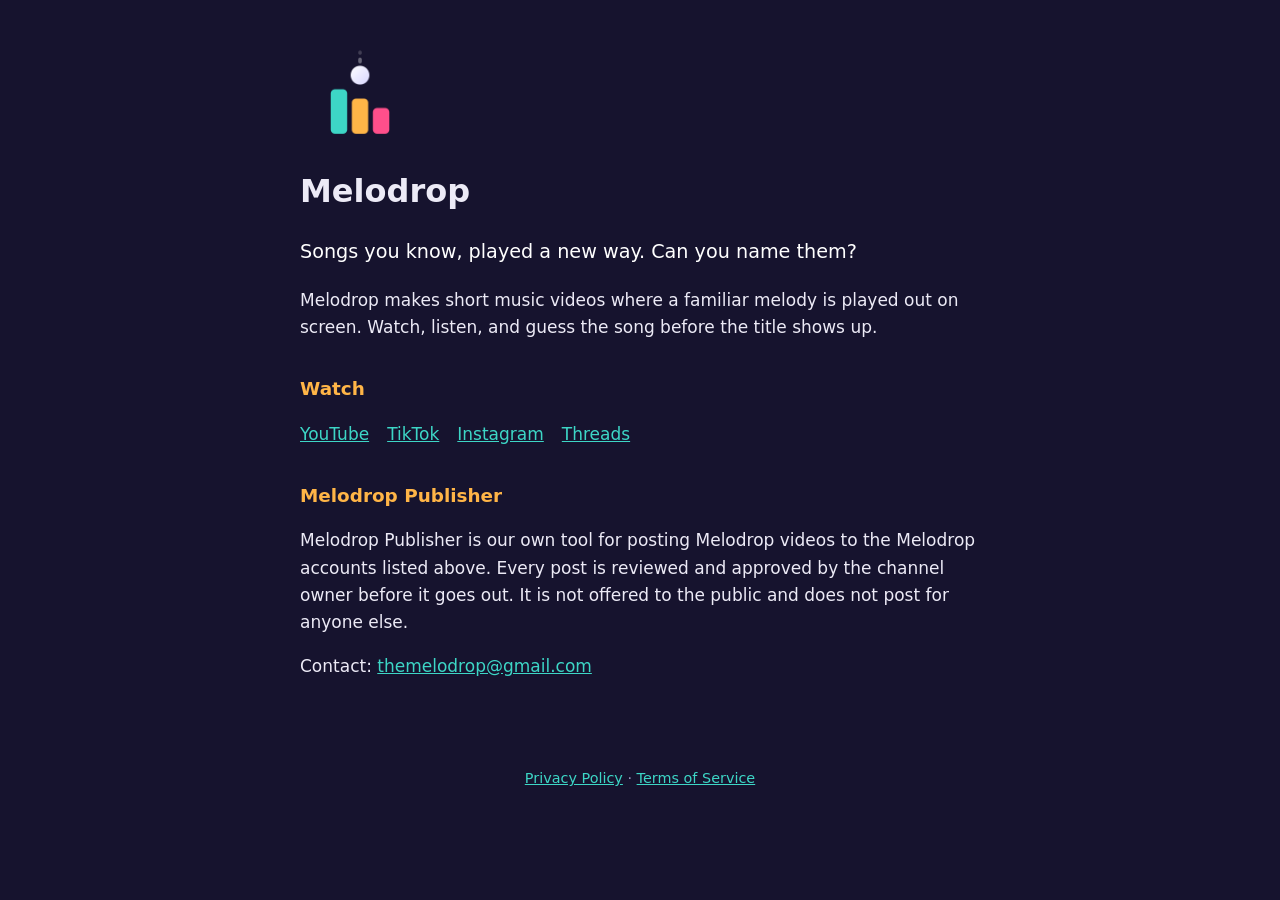
<file: index.html>
<!doctype html>
<html lang="en"><head><meta charset="utf-8"><meta name="viewport" content="width=device-width,initial-scale=1">
<title>Melodrop</title><link rel="icon" href="logo.png"><link rel="stylesheet" href="style.css"></head>
<body><main>
<img src="logo.png" alt="Melodrop logo" class="logo">
<h1>Melodrop</h1>
<p class="tag">Songs you know, played a new way. Can you name them?</p>
<p>Melodrop makes short music videos where a familiar melody is played out on screen. Watch, listen, and guess the song before the title shows up.</p>
<h2>Watch</h2>
<ul class="links">
<li><a href="https://www.youtube.com/@themelodrop">YouTube</a></li>
<li><a href="https://www.tiktok.com/@themelodrop">TikTok</a></li>
<li><a href="https://www.instagram.com/themelodrop/">Instagram</a></li>
<li><a href="https://www.threads.com/@themelodrop">Threads</a></li>
</ul>
<h2>Melodrop Publisher</h2>
<p>Melodrop Publisher is our own tool for posting Melodrop videos to the Melodrop accounts listed above. Every post is reviewed and approved by the channel owner before it goes out. It is not offered to the public and does not post for anyone else.</p>
<p>Contact: <a href="mailto:themelodrop@gmail.com">themelodrop@gmail.com</a></p>
</main>
<footer><a href="privacy.html">Privacy Policy</a> · <a href="terms.html">Terms of Service</a></footer>
</body></html>
</file>
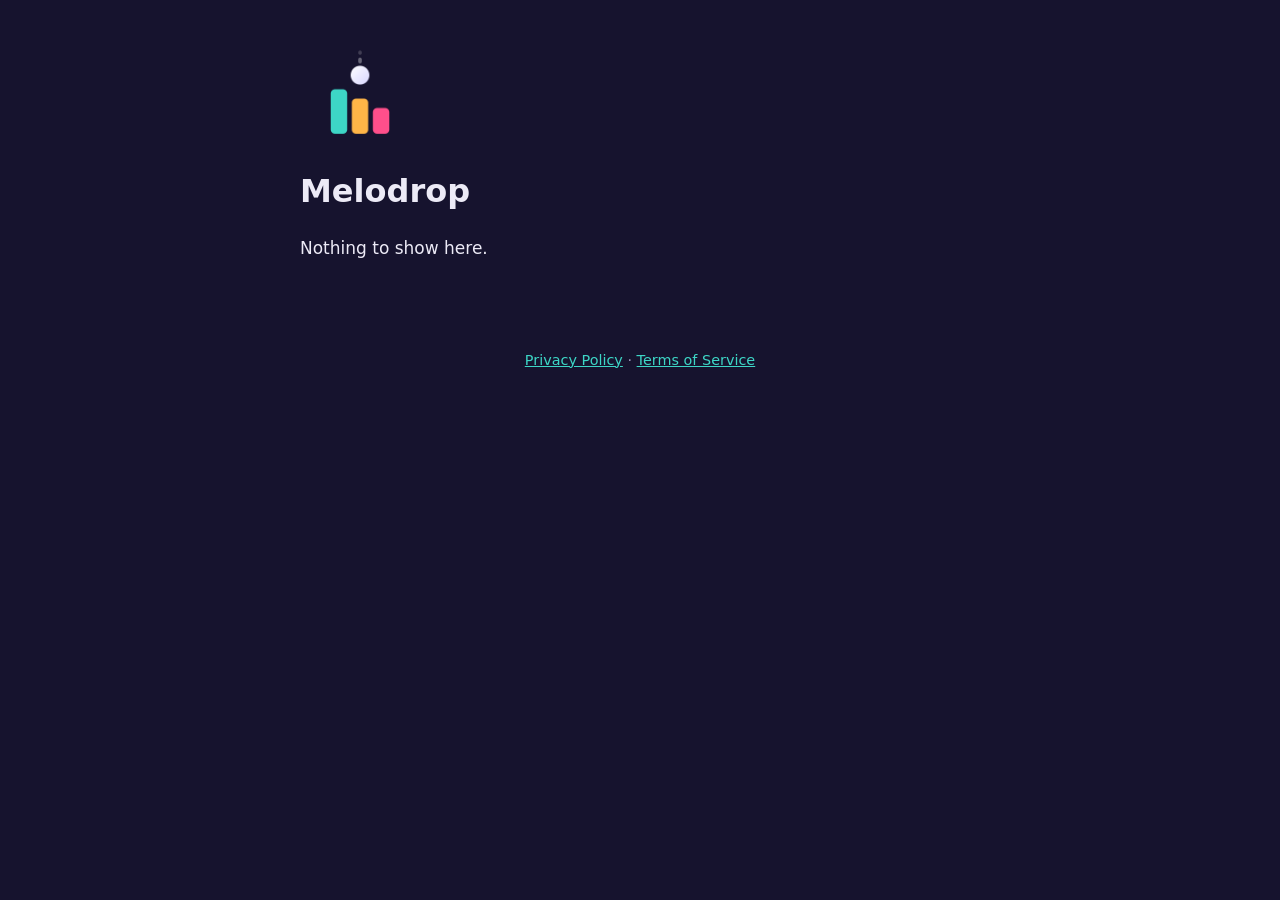
<file: meta-callback.html>
<!doctype html>
<html lang="en"><head><meta charset="utf-8"><meta name="viewport" content="width=device-width,initial-scale=1">
<meta name="robots" content="noindex">
<meta name="referrer" content="no-referrer">
<title>Connected - Melodrop</title><link rel="icon" href="logo.png"><link rel="stylesheet" href="style.css"></head>
<body><main>
<img src="logo.png" alt="Melodrop logo" class="logo">
<h1 id="h">Connecting</h1>
<p id="msg">Reading the sign-in result...</p>
<p><button id="copy" hidden style="font:inherit;padding:10px 18px;border-radius:10px;border:0;background:#3DD6C6;color:#16132E;cursor:pointer">Copy code</button></p>
<p id="note" hidden>Paste it into the Melodrop Publisher sign-in prompt. The code works once and expires in a few minutes. This page does not send it anywhere.</p>
</main>
<footer><a href="privacy.html">Privacy Policy</a> · <a href="terms.html">Terms of Service</a></footer>
<script>
// Meta (Instagram via Facebook Login) and Threads both redirect here with ?code=...&state=...
// state starts with "fb-" (Instagram) or "th-" (Threads). Meta appends "#_=_" / "#_" to the URL; it is ignored.
const q = new URLSearchParams(location.search);
const code = (q.get("code") || "").replace(/#_?=?_?$/, "");
const err = q.get("error") || q.get("error_reason");
const state = q.get("state") || "";
const service = state.startsWith("th-") ? "Threads" : state.startsWith("fb-") ? "Instagram" : "Meta";
const h = document.getElementById("h"), msg = document.getElementById("msg");
if (location.hash) history.replaceState(null, "", location.pathname + location.search);
if (code) {
  h.textContent = service + " signed in";
  msg.textContent = "Copy this one-time code:";
  const b = document.getElementById("copy");
  b.hidden = false; document.getElementById("note").hidden = false;
  b.onclick = () => navigator.clipboard.writeText(code).then(() => b.textContent = "Copied");
} else if (err) {
  h.textContent = service + " sign-in was not completed";
  msg.textContent = (q.get("error_description") || err).replace(/\+/g, " ");
} else {
  h.textContent = "Melodrop";
  msg.textContent = "Nothing to show here.";
}
</script>
</body></html>
</file>
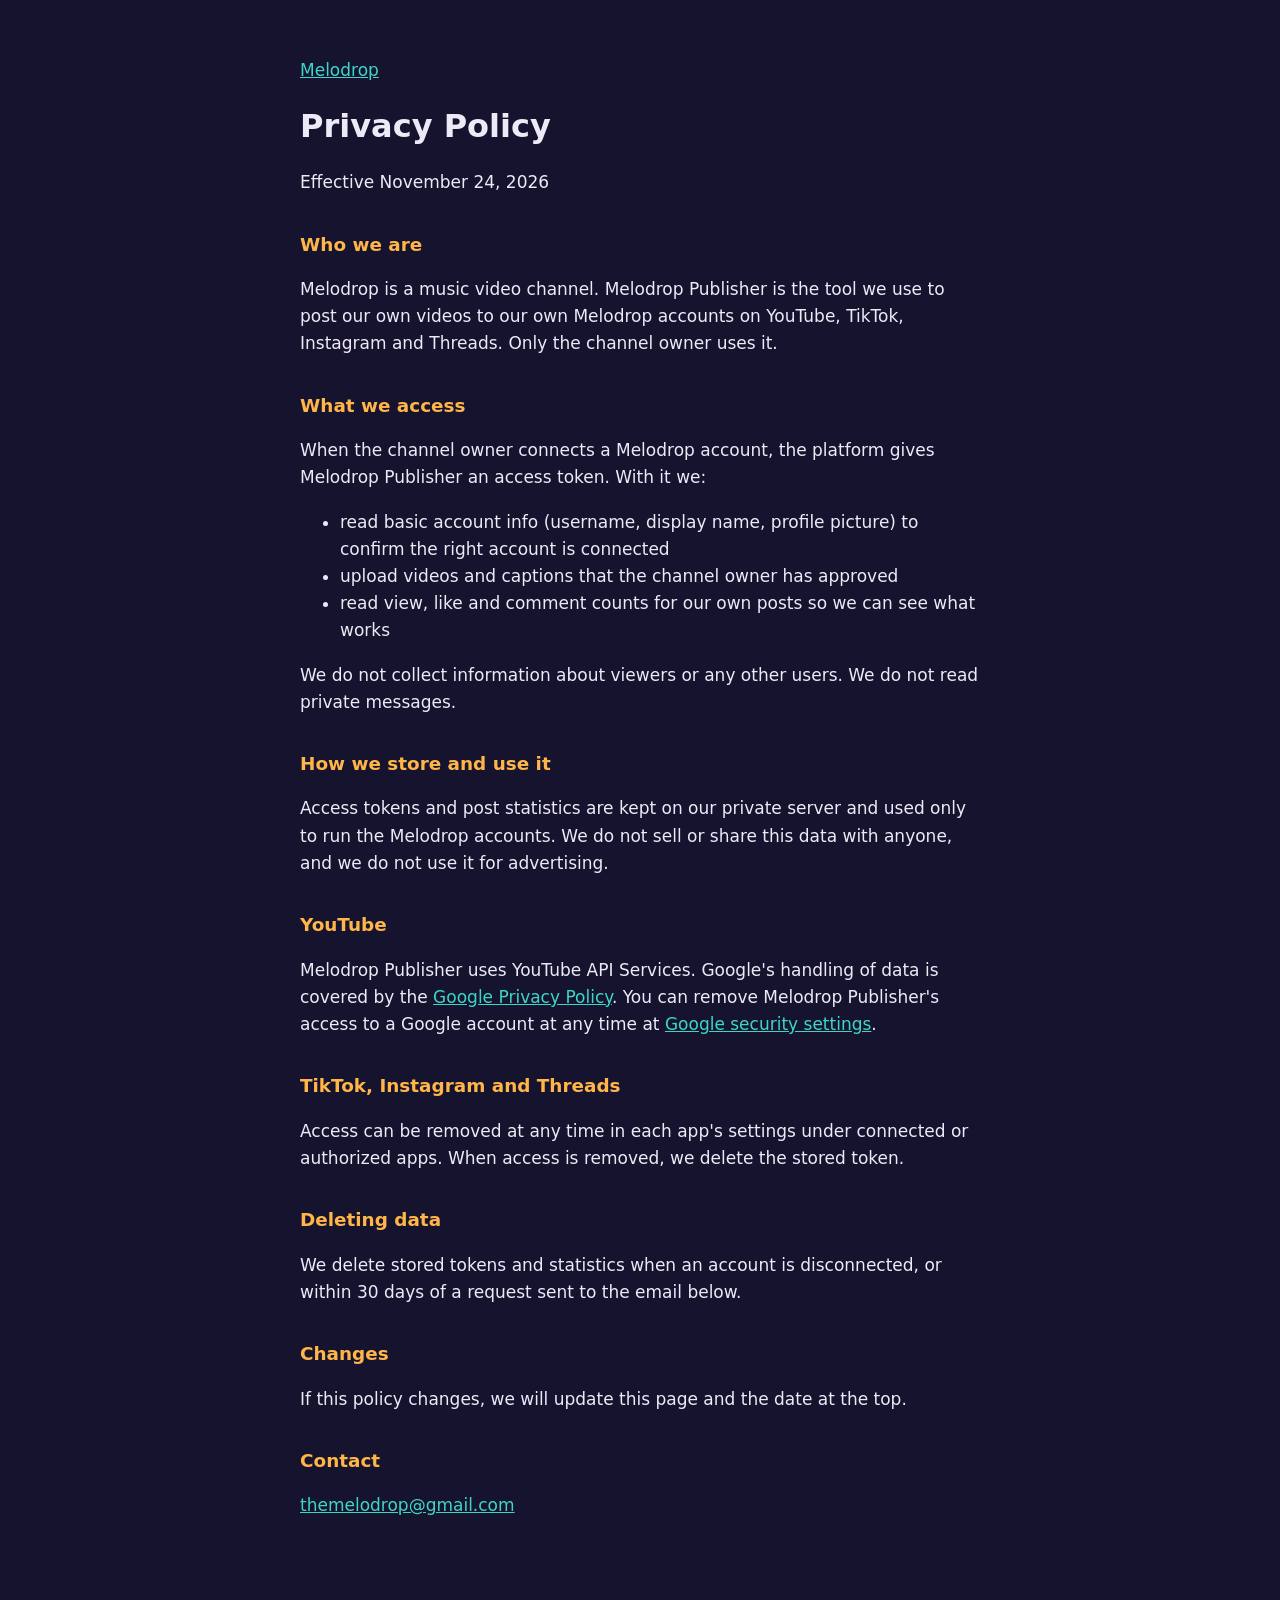
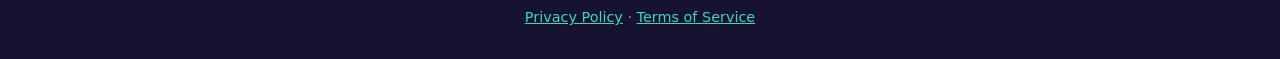
<file: privacy.html>
<!doctype html>
<html lang="en"><head><meta charset="utf-8"><meta name="viewport" content="width=device-width,initial-scale=1">
<title>Privacy Policy - Melodrop</title><link rel="icon" href="logo.png"><link rel="stylesheet" href="style.css"></head>
<body><main>
<p><a href="index.html">Melodrop</a></p>
<h1>Privacy Policy</h1>
<p>Effective November 24, 2026</p>

<h2>Who we are</h2>
<p>Melodrop is a music video channel. Melodrop Publisher is the tool we use to post our own videos to our own Melodrop accounts on YouTube, TikTok, Instagram and Threads. Only the channel owner uses it.</p>

<h2>What we access</h2>
<p>When the channel owner connects a Melodrop account, the platform gives Melodrop Publisher an access token. With it we:</p>
<ul>
<li>read basic account info (username, display name, profile picture) to confirm the right account is connected</li>
<li>upload videos and captions that the channel owner has approved</li>
<li>read view, like and comment counts for our own posts so we can see what works</li>
</ul>
<p>We do not collect information about viewers or any other users. We do not read private messages.</p>

<h2>How we store and use it</h2>
<p>Access tokens and post statistics are kept on our private server and used only to run the Melodrop accounts. We do not sell or share this data with anyone, and we do not use it for advertising.</p>

<h2>YouTube</h2>
<p>Melodrop Publisher uses YouTube API Services. Google's handling of data is covered by the <a href="https://policies.google.com/privacy">Google Privacy Policy</a>. You can remove Melodrop Publisher's access to a Google account at any time at <a href="https://myaccount.google.com/permissions">Google security settings</a>.</p>

<h2>TikTok, Instagram and Threads</h2>
<p>Access can be removed at any time in each app's settings under connected or authorized apps. When access is removed, we delete the stored token.</p>

<h2>Deleting data</h2>
<p>We delete stored tokens and statistics when an account is disconnected, or within 30 days of a request sent to the email below.</p>

<h2>Changes</h2>
<p>If this policy changes, we will update this page and the date at the top.</p>

<h2>Contact</h2>
<p><a href="mailto:themelodrop@gmail.com">themelodrop@gmail.com</a></p>
</main>
<footer><a href="privacy.html">Privacy Policy</a> · <a href="terms.html">Terms of Service</a></footer>
</body></html>
</file>
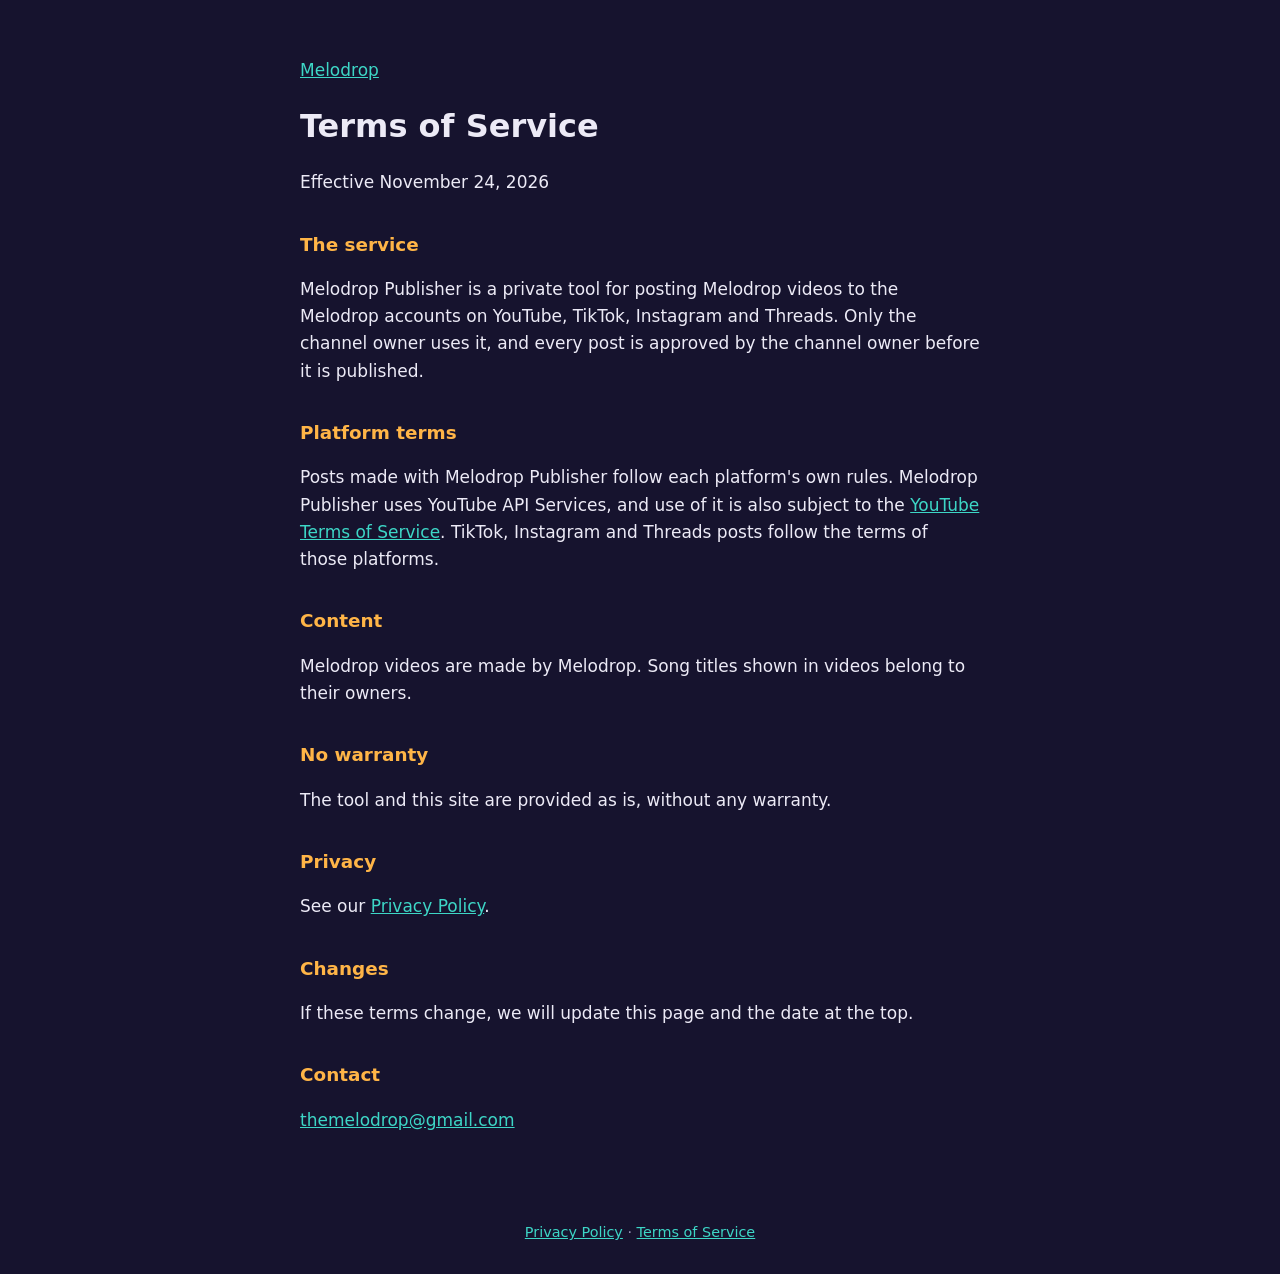
<file: terms.html>
<!doctype html>
<html lang="en"><head><meta charset="utf-8"><meta name="viewport" content="width=device-width,initial-scale=1">
<title>Terms of Service - Melodrop</title><link rel="icon" href="logo.png"><link rel="stylesheet" href="style.css"></head>
<body><main>
<p><a href="index.html">Melodrop</a></p>
<h1>Terms of Service</h1>
<p>Effective November 24, 2026</p>

<h2>The service</h2>
<p>Melodrop Publisher is a private tool for posting Melodrop videos to the Melodrop accounts on YouTube, TikTok, Instagram and Threads. Only the channel owner uses it, and every post is approved by the channel owner before it is published.</p>

<h2>Platform terms</h2>
<p>Posts made with Melodrop Publisher follow each platform's own rules. Melodrop Publisher uses YouTube API Services, and use of it is also subject to the <a href="https://www.youtube.com/t/terms">YouTube Terms of Service</a>. TikTok, Instagram and Threads posts follow the terms of those platforms.</p>

<h2>Content</h2>
<p>Melodrop videos are made by Melodrop. Song titles shown in videos belong to their owners.</p>

<h2>No warranty</h2>
<p>The tool and this site are provided as is, without any warranty.</p>

<h2>Privacy</h2>
<p>See our <a href="privacy.html">Privacy Policy</a>.</p>

<h2>Changes</h2>
<p>If these terms change, we will update this page and the date at the top.</p>

<h2>Contact</h2>
<p><a href="mailto:themelodrop@gmail.com">themelodrop@gmail.com</a></p>
</main>
<footer><a href="privacy.html">Privacy Policy</a> · <a href="terms.html">Terms of Service</a></footer>
</body></html>
</file>
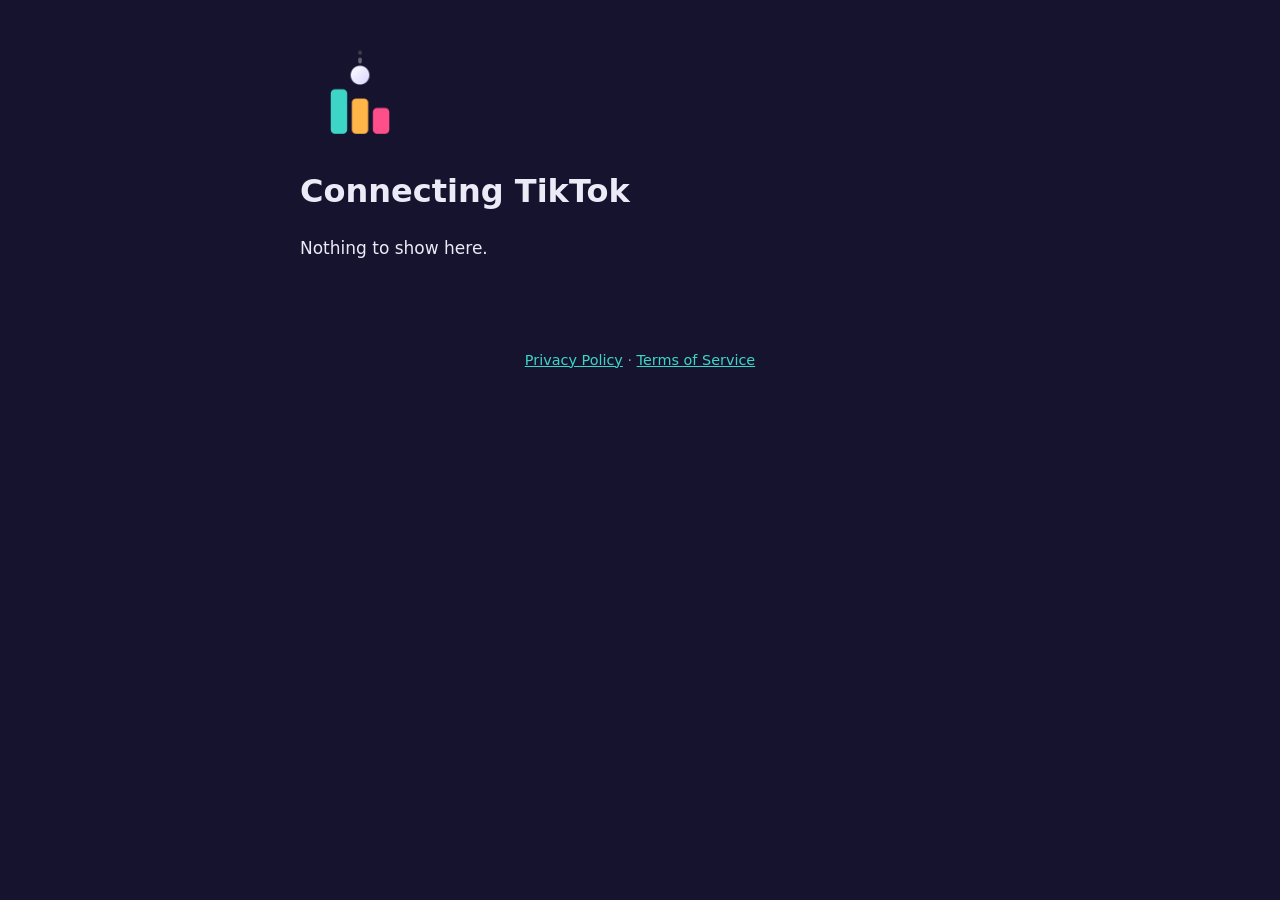
<file: tiktok-callback.html>
<!doctype html>
<html lang="en"><head><meta charset="utf-8"><meta name="viewport" content="width=device-width,initial-scale=1">
<meta name="robots" content="noindex">
<title>Connected - Melodrop</title><link rel="icon" href="logo.png"><link rel="stylesheet" href="style.css"></head>
<body><main>
<img src="logo.png" alt="Melodrop logo" class="logo">
<h1 id="h">Connecting TikTok</h1>
<p id="msg">Reading the sign-in result...</p>
<p><button id="copy" hidden style="font:inherit;padding:10px 18px;border-radius:10px;border:0;background:#3DD6C6;color:#16132E;cursor:pointer">Copy code</button></p>
<p id="note" hidden>Paste it into the Melodrop Publisher sign-in prompt. The code works once and expires in a few minutes. This page does not send it anywhere.</p>
</main>
<footer><a href="privacy.html">Privacy Policy</a> · <a href="terms.html">Terms of Service</a></footer>
<script>
const q = new URLSearchParams(location.search);
const code = q.get("code"), err = q.get("error");
const h = document.getElementById("h"), msg = document.getElementById("msg");
if (code) {
  h.textContent = "TikTok signed in";
  msg.textContent = "Copy this one-time code:";
  const b = document.getElementById("copy");
  b.hidden = false; document.getElementById("note").hidden = false;
  b.onclick = () => navigator.clipboard.writeText(code).then(() => b.textContent = "Copied");
} else if (err) {
  h.textContent = "TikTok sign-in was not completed";
  msg.textContent = (q.get("error_description") || err);
} else {
  msg.textContent = "Nothing to show here.";
}
</script>
</body></html>
</file>
<file: style.css>
body{margin:0;background:#16132E;color:#ECEAF6;font:17px/1.6 system-ui,-apple-system,Segoe UI,sans-serif}
main{max-width:680px;margin:0 auto;padding:40px 22px}
h1{font-size:2rem;margin:.2em 0}
h2{font-size:1.15rem;margin-top:1.8em;color:#FFB547}
a{color:#3DD6C6}
.logo{width:120px;height:120px;border-radius:50%;display:block}
.tag{font-size:1.2rem;color:#fff}
.links{list-style:none;padding:0;display:flex;gap:18px;flex-wrap:wrap}
footer{text-align:center;padding:30px;color:#9a96b8;font-size:.9rem}
</file>
